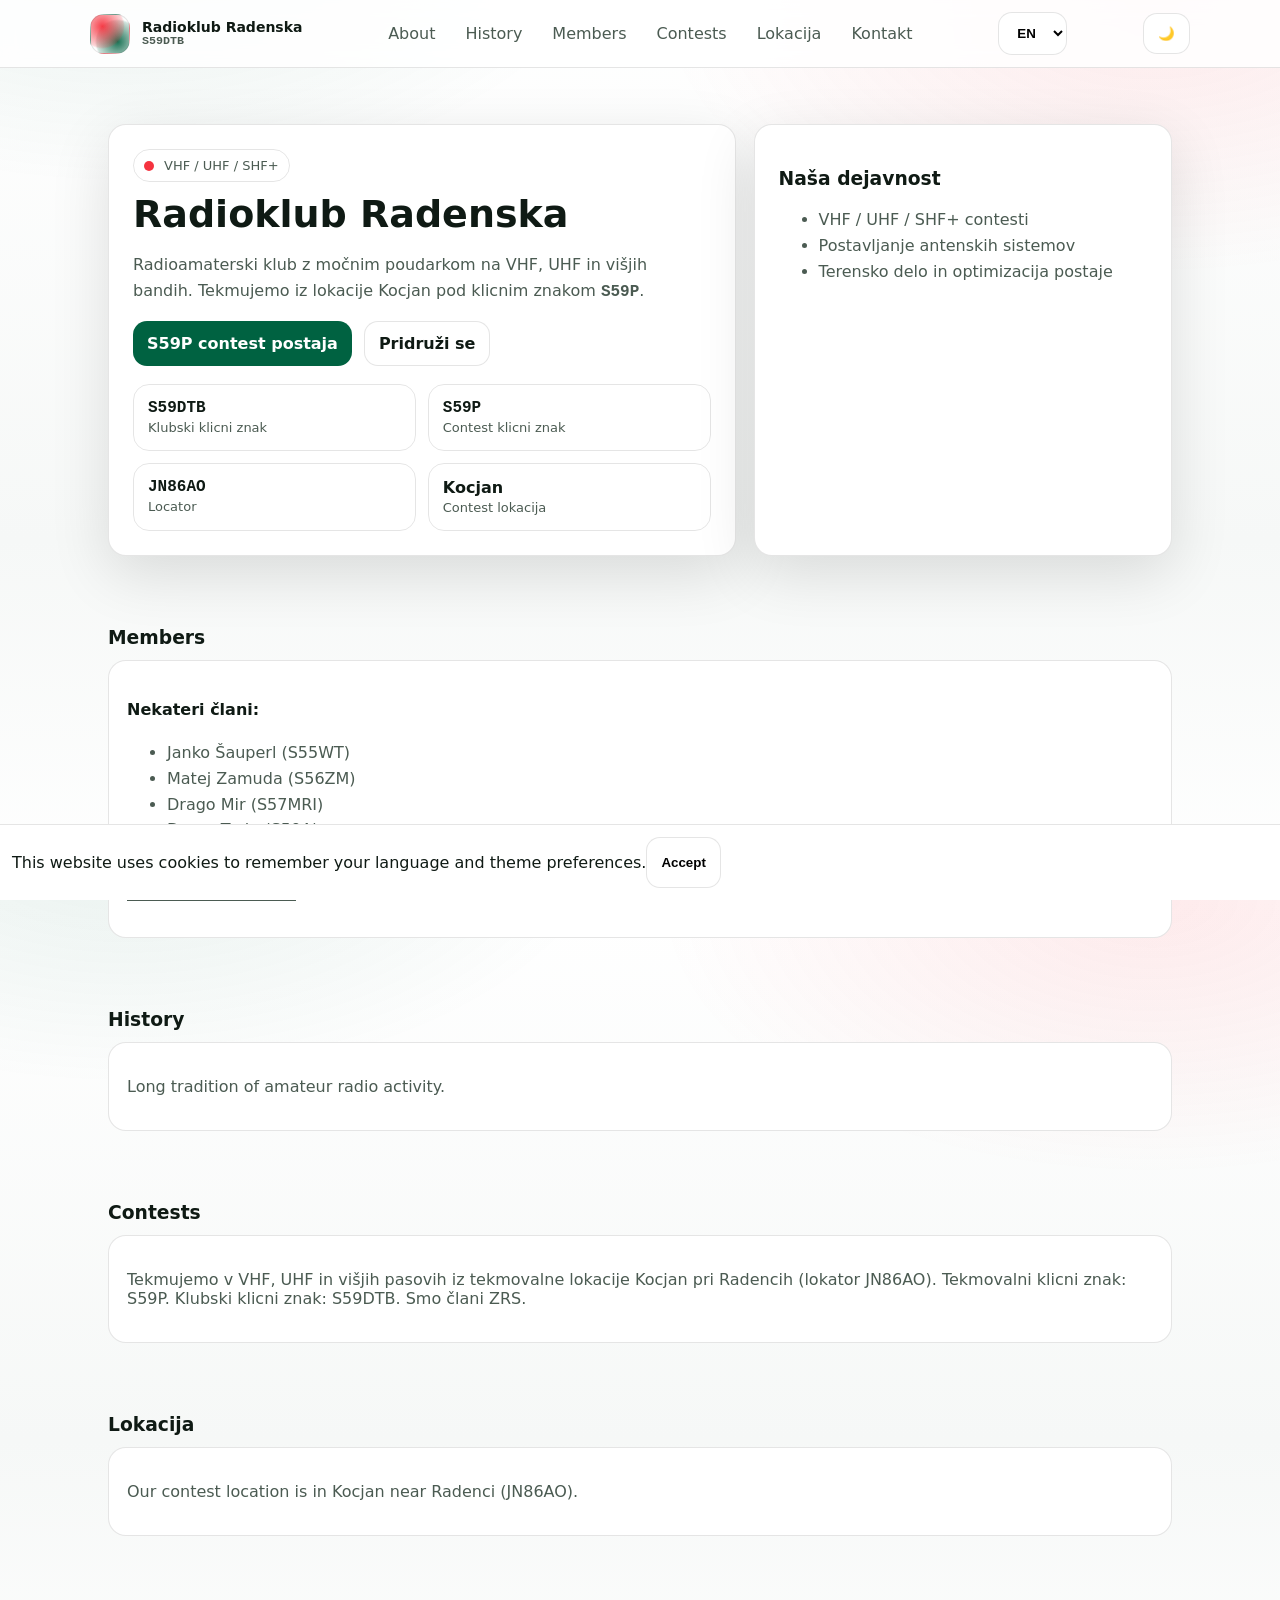
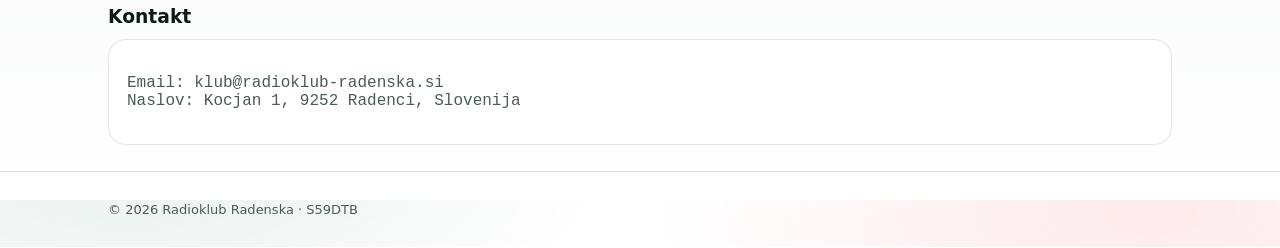
<file: index.html>
<!doctype html>
<html lang="sl">
<head>
  <meta charset="utf-8">
  <meta name="viewport" content="width=device-width,initial-scale=1">
  <title>Radioklub Radenska – S59DTB</title>

  <!-- External CSS -->
  <link rel="stylesheet" href="style.css">
</head>

<body>
<header class="nav">
  <div class="wrap nav-inner">
    <a class="brand" href="#">
      <div class="logo"></div>
      <div>
        <h1>Radioklub Radenska <small class="mono">S59DTB</small></h1>
      </div>
    </a>
    <nav class="links">
      <a href="#about" data-i18n="nav_about">O klubu</a>
      <a href="#history" data-i18n="nav_history">Zgodovina</a>
      <a href="members.html" data-i18n="nav_members">Člani</a>
      <a href="#contests" data-i18n="nav_contests">Tekmovanja</a>
      <a href="#location">Lokacija</a>
      <a href="#contact">Kontakt</a>
    </nav>
    <select id="langSelect" class="btn">
      <option value="en">EN</option>
      <option value="sl">SL</option>
    </select>
    <button id="themeToggle" class="btn">🌙</button>
  </div>
</header>

<main>
<section class="hero">
  <div class="wrap hero-grid">
    <div class="hero-card">
      <div class="kicker"><span class="dot"></span> VHF / UHF / SHF+</div>
      <h2>Radioklub Radenska</h2>
      <p>
        Radioamaterski klub z močnim poudarkom na VHF, UHF in višjih bandih.
        Tekmujemo iz lokacije Kocjan pod klicnim znakom <b class="mono">S59P</b>.
      </p>
      <div class="cta">
        <a class="btn primary" href="#contests">S59P contest postaja</a>
        <a class="btn" href="#contact">Pridruži se</a>
      </div>

      <div class="stats">
        <div class="stat"><b class="mono">S59DTB</b><span>Klubski klicni znak</span></div>
        <div class="stat"><b class="mono">S59P</b><span>Contest klicni znak</span></div>
        <div class="stat"><b class="mono">JN86AO</b><span>Locator</span></div>
        <div class="stat"><b>Kocjan</b><span>Contest lokacija</span></div>
      </div>
    </div>

    <div class="hero-card">
      <h3>Naša dejavnost</h3>
      <ul class="list">
        <li>VHF / UHF / SHF+ contesti</li>
        <li>Postavljanje antenskih sistemov</li>
        <li>Terensko delo in optimizacija postaje</li>
      </ul>
    </div>
  </div>
</section>

<section id="members" class="section">
  <div class="wrap">
    <h3 data-i18n="members_title">Člani</h3>
    <div class="card">
      <h4>Nekateri člani:</h4>
      <ul class="list">
        <li>Janko Šauperl (S55WT)</li>
        <li>Matej Zamuda (S56ZM)</li>
        <li>Drago Mir (S57MRI)</li>
        <li>Drago Turin (S59A)</li>
        <li>Marko Dundek (S53MD)</li>
      </ul>
      <p data-i18n="members_link"></p>
    </div>
  </div>
</section>

<section id="history" class="section">
  <div class="wrap">
    <h3 data-i18n="history_title">Zgodovina</h3>
    <div class="card">
      <p data-i18n="history_text">Dolga tradicija radioamaterske dejavnosti.</p>
    </div>
  </div>
</section>

<section id="contests" class="section">
  <div class="wrap">
    <h3 data-i18n="contests_title">Tekmovanja</h3>
    <div class="card">
      <p data-i18n="contests_text">Sodelovanje na domačih in mednarodnih UKV tekmovanjih.<a href="https://slovhf.net/statistika-ukv-pokal/">Zmagovalci S5 UKV pokala: 2013 - 2025.</a></p>
    </div>
  </div>
</section>

<section id="location_title" class="section">
  <div class="wrap">
    <h3>Lokacija</h3>
    <div class="card">
      <p data-i18n="location_text">Naša tekmovalna lokacija je v Kocjanu pri Radencih (JN86AO).</p>
    </div>
  </div>
</section>

<section id="contact" class="section">
  <div class="wrap">
    <h3>Kontakt</h3>
    <div class="card">
      <p class="mono">
        Email: klub@radioklub-radenska.si<br>
        Naslov: Kocjan 1, 9252 Radenci, Slovenija
      </p>
    </div>
  </div>
</section>
</main>

<footer class="footer">
  <div class="wrap">
    © <span id="y"></span> Radioklub Radenska · S59DTB
  </div>
</footer>

<div id="cookieBanner" style="display: none; position: fixed; bottom: 0; left: 0; right: 0; background: var(--card); border-top: 1px solid var(--line); padding: 12px; text-align: center;">
  <p>This website uses cookies to remember your language and theme preferences.</p>
  <button id="acceptCookies" class="btn">Accept</button>
</div>

<script src="script.js"></script>
</body>
</html>
</file>
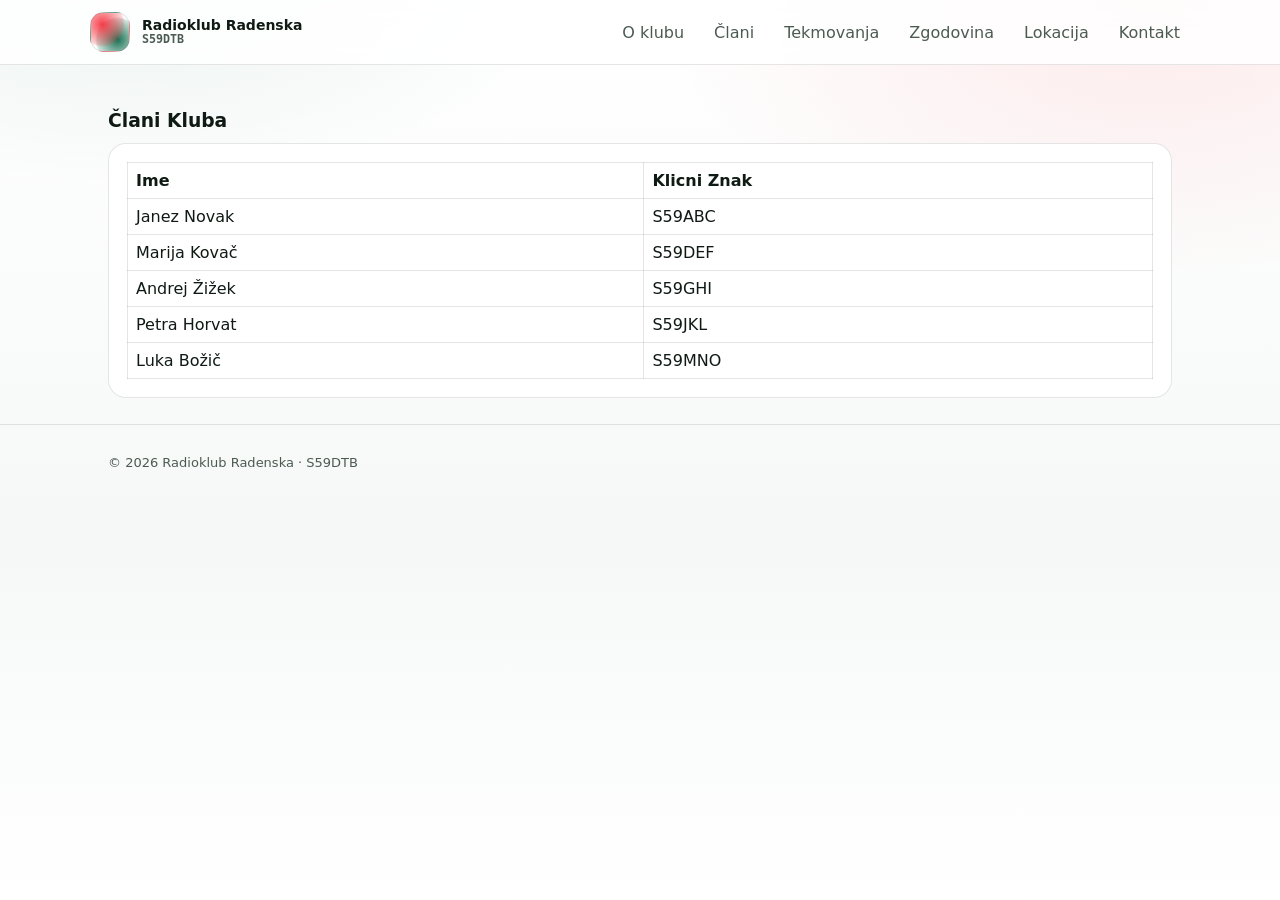
<file: members.html>
<!doctype html>
<html lang="sl">
<head>
  <meta charset="utf-8">
  <meta name="viewport" content="width=device-width,initial-scale=1">
  <title>Člani - Radioklub Radenska</title>
  <link rel="stylesheet" href="style.css">
</head>

<body>
<header class="nav">
  <div class="wrap nav-inner">
    <a class="brand" href="index.html">
      <div class="logo"></div>
      <div>
        <h1>Radioklub Radenska <small class="mono">S59DTB</small></h1>
      </div>
    </a>
    <nav class="links">
      <a href="index.html#about">O klubu</a>
      <a href="index.html#members">Člani</a>
      <a href="index.html#contests">Tekmovanja</a>
      <a href="index.html#history">Zgodovina</a>
      <a href="index.html#location">Lokacija</a>
      <a href="index.html#contact">Kontakt</a>
    </nav>
  </div>
</header>

<main>
<section class="section">
  <div class="wrap">
    <h3>Člani Kluba</h3>
    <div class="card">
      <table style="width: 100%; border-collapse: collapse;">
        <thead>
          <tr>
            <th style="border: 1px solid var(--line); padding: 8px; text-align: left;">Ime</th>
            <th style="border: 1px solid var(--line); padding: 8px; text-align: left;">Klicni Znak</th>
          </tr>
        </thead>
        <tbody>
          <tr>
            <td style="border: 1px solid var(--line); padding: 8px;">Janez Novak</td>
            <td style="border: 1px solid var(--line); padding: 8px;">S59ABC</td>
          </tr>
          <tr>
            <td style="border: 1px solid var(--line); padding: 8px;">Marija Kovač</td>
            <td style="border: 1px solid var(--line); padding: 8px;">S59DEF</td>
          </tr>
          <tr>
            <td style="border: 1px solid var(--line); padding: 8px;">Andrej Žižek</td>
            <td style="border: 1px solid var(--line); padding: 8px;">S59GHI</td>
          </tr>
          <tr>
            <td style="border: 1px solid var(--line); padding: 8px;">Petra Horvat</td>
            <td style="border: 1px solid var(--line); padding: 8px;">S59JKL</td>
          </tr>
          <tr>
            <td style="border: 1px solid var(--line); padding: 8px;">Luka Božič</td>
            <td style="border: 1px solid var(--line); padding: 8px;">S59MNO</td>
          </tr>
        </tbody>
      </table>
    </div>
  </div>
</section>
</main>

<footer class="footer">
  <div class="wrap">
    © <span id="y"></span> Radioklub Radenska · S59DTB
  </div>
</footer>

<script>
  document.getElementById("y").textContent = new Date().getFullYear();
</script>
</body>
</html>
</file>
<file: style.css>
:root{
    --bg:#ffffff;
    --surface:#f6f8f7;
    --card:#ffffff;

    --text:#0f1a14;
    --muted:#4b5b52;

    /* Radenska brand colors */
    --primary:#006241;   /* green */
    --accent:#F5333F;    /* heart red */

    --line:rgba(0,0,0,.10);
    --shadow: 0 18px 60px rgba(0,0,0,.12);
    --radius:18px;
    --max:1100px;

    --body-bg-gradient1: rgba(0,98,65,.10);
    --body-bg-gradient2: rgba(245,51,63,.10);
    --body-bg-linear: linear-gradient(180deg, #ffffff 0%, var(--surface) 60%, #ffffff 100%);
    --nav-bg: rgba(255,255,255,.85);
    --hover-bg: rgba(0,0,0,.05);
  }

  *{box-sizing:border-box}
  html,body{height:100%}

  body{
    margin:0;
    font-family: ui-sans-serif, system-ui, -apple-system, Segoe UI, Roboto, Helvetica, Arial, "Apple Color Emoji","Segoe UI Emoji";
    color:var(--text);
    background:
      radial-gradient(900px 500px at 10% -10%, var(--body-bg-gradient1), transparent 55%),
      radial-gradient(900px 500px at 90% 0%, var(--body-bg-gradient2), transparent 55%),
      var(--body-bg-linear);
  }

  a{color:inherit}
  .wrap{max-width:var(--max); margin:0 auto; padding:0 18px}

  /* NAV */
  .nav{
    position:sticky; top:0; z-index:50;
    backdrop-filter: blur(10px);
    background: var(--nav-bg);
    border-bottom:1px solid var(--line);
  }
  .nav-inner{
    display:flex; align-items:center; justify-content:space-between;
    gap:14px; padding:12px 0;
  }
  .brand{
    display:flex; align-items:center; gap:12px; text-decoration:none;
  }
  .logo{
    width:40px; height:40px; border-radius:14px;
    background:
      radial-gradient(circle at 30% 30%, rgba(245,51,63,.95), rgba(245,51,63,.20) 55%, transparent 60%),
      radial-gradient(circle at 70% 70%, rgba(0,98,65,.90), rgba(0,98,65,.18) 55%, transparent 60%);
    border:1px solid var(--line);
  }
  .brand h1{
    font-size:14px; margin:0; line-height:1.15;
  }
  .brand small{display:block; color:var(--muted)}

  .links{display:flex; gap:10px; flex-wrap:wrap}
  .links a{
    text-decoration:none; color:var(--muted);
    padding:8px 10px; border-radius:12px;
  }
  .links a:hover{
    color:var(--text);
    background: var(--hover-bg);
  }

  /* HERO */
  .hero{padding:56px 0 26px}
  .hero-grid{
    display:grid; grid-template-columns:1.2fr .8fr; gap:18px;
  }
  @media(max-width:900px){.hero-grid{grid-template-columns:1fr}}

  .hero-card{
    background:var(--card);
    border:1px solid var(--line);
    border-radius:var(--radius);
    box-shadow:var(--shadow);
    padding:24px;
  }

  .kicker{
    display:inline-flex; gap:10px; align-items:center;
    font-size:13px; color:var(--muted);
    padding:8px 10px; border-radius:999px;
    border:1px solid var(--line);
  }

  .dot{
    width:10px; height:10px; border-radius:999px;
    background:var(--accent);
  }

  .hero h2{font-size:38px; margin:10px 0}
  .hero p{color:var(--muted); line-height:1.6}

  .cta{display:flex; gap:12px; flex-wrap:wrap}

  .btn{
    display:inline-flex; align-items:center; justify-content:center;
    padding:12px 14px; border-radius:14px;
    border:1px solid var(--line);
    background: var(--card);
    text-decoration:none;
    font-weight:600;
  }
  .btn:hover{background:var(--surface)}

  .btn.primary{
    background:var(--primary);
    color:#fff;
    border:none;
  }
  .btn.primary:hover{filter:brightness(1.05)}

  .stats{
    display:grid; grid-template-columns:repeat(2,1fr);
    gap:12px; margin-top:18px;
  }
  .stat{
    border:1px solid var(--line);
    border-radius:16px;
    padding:14px;
  }
  .stat b{display:block}
  .stat span{font-size:13px; color:var(--muted)}

  /* SECTIONS */
  .section{padding:26px 0}
  .section h3{margin-bottom:12px}

  .grid{
    display:grid; grid-template-columns:repeat(3,1fr); gap:14px;
  }
  @media(max-width:900px){.grid{grid-template-columns:1fr}}

  .card{
    background:var(--card);
    border:1px solid var(--line);
    border-radius:var(--radius);
    padding:18px;
  }
  .card p{color:var(--muted)}

  .split{
    display:grid; grid-template-columns:1fr 1fr; gap:14px;
  }
  @media(max-width:900px){.split{grid-template-columns:1fr}}

  .list{color:var(--muted); line-height:1.6}

  .footer{
    padding:30px 0;
    border-top:1px solid var(--line);
    color:var(--muted);
    font-size:13px;
  }

  .mono{font-family:ui-monospace, SFMono-Regular, Menlo, Consolas, monospace}
  .note{font-size:12px; color:var(--muted)}

  .dark {
    --bg:#000000;
    --surface:#1a1a1a;
    --card:#2a2a2a;
    --text:#ffffff;
    --muted:#cccccc;
    --line:rgba(255,255,255,.10);
    --shadow: 0 18px 60px rgba(255,255,255,.12);
    --body-bg-gradient1: rgba(0,98,65,.20);
    --body-bg-gradient2: rgba(245,51,63,.20);
    --body-bg-linear: linear-gradient(180deg, #000000 0%, var(--surface) 60%, #000000 100%);
    --nav-bg: rgba(0,0,0,.85);
    --hover-bg: rgba(255,255,255,.05);
  }
</file>
